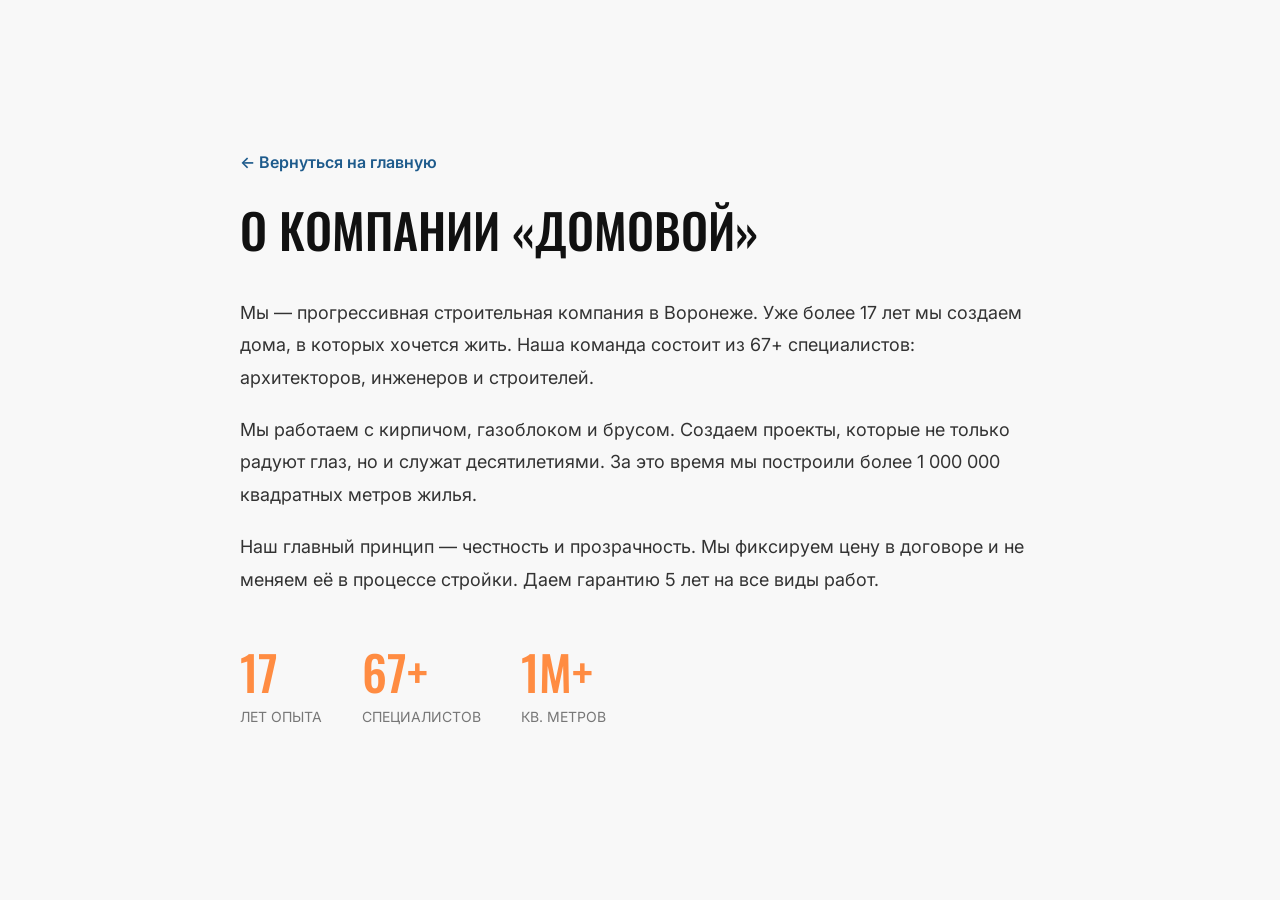
<file: about.html>
<!DOCTYPE html>
<html lang="ru">
<head>
    <meta charset="UTF-8">
    <meta name="viewport" content="width=device-width, initial-scale=1.0">
    <title>О компании — Домовой</title>
    <link rel="stylesheet" href="style.css">
    <link href="https://fonts.googleapis.com/css2?family=Inter:wght@300;400;500;600&family=Oswald:wght@400;500;600;700&display=swap" rel="stylesheet">
    <style>
        .page-content { padding: 150px 0 100px; max-width: 800px; margin: 0 auto; min-height: 100vh; }
        .back-link { display: inline-block; margin-bottom: 30px; color: var(--blue); text-decoration: none; font-weight: 600; }
        .back-link:hover { text-decoration: underline; }
        .page-content h1 { font-size: 48px; margin-bottom: 40px; text-transform: uppercase; }
        .page-content p { font-size: 18px; line-height: 1.8; margin-bottom: 20px; color: #333; }
        .stat-grid { display: flex; gap: 40px; margin-top: 50px; flex-wrap: wrap; }
        .stat-item h3 { font-size: 48px; color: var(--orange); margin-bottom: 5px; font-family: var(--font-head); }
        .stat-item p { font-size: 14px; color: var(--gray); text-transform: uppercase; }
    </style>
</head>
<body>
    <div class="container page-content">
        <a href="index.html" class="back-link">← Вернуться на главную</a>
        <h1>О компании «Домовой»</h1>
        <p>Мы — прогрессивная строительная компания в Воронеже. Уже более 17 лет мы создаем дома, в которых хочется жить. Наша команда состоит из 67+ специалистов: архитекторов, инженеров и строителей.</p>
        <p>Мы работаем с кирпичом, газоблоком и брусом. Создаем проекты, которые не только радуют глаз, но и служат десятилетиями. За это время мы построили более 1 000 000 квадратных метров жилья.</p>
        <p>Наш главный принцип — честность и прозрачность. Мы фиксируем цену в договоре и не меняем её в процессе стройки. Даем гарантию 5 лет на все виды работ.</p>
        <div class="stat-grid">
            <div class="stat-item"><h3>17</h3><p>Лет опыта</p></div>
            <div class="stat-item"><h3>67+</h3><p>Специалистов</p></div>
            <div class="stat-item"><h3>1М+</h3><p>Кв. метров</p></div>
        </div>
    </div>
</body>
</html>
</file>
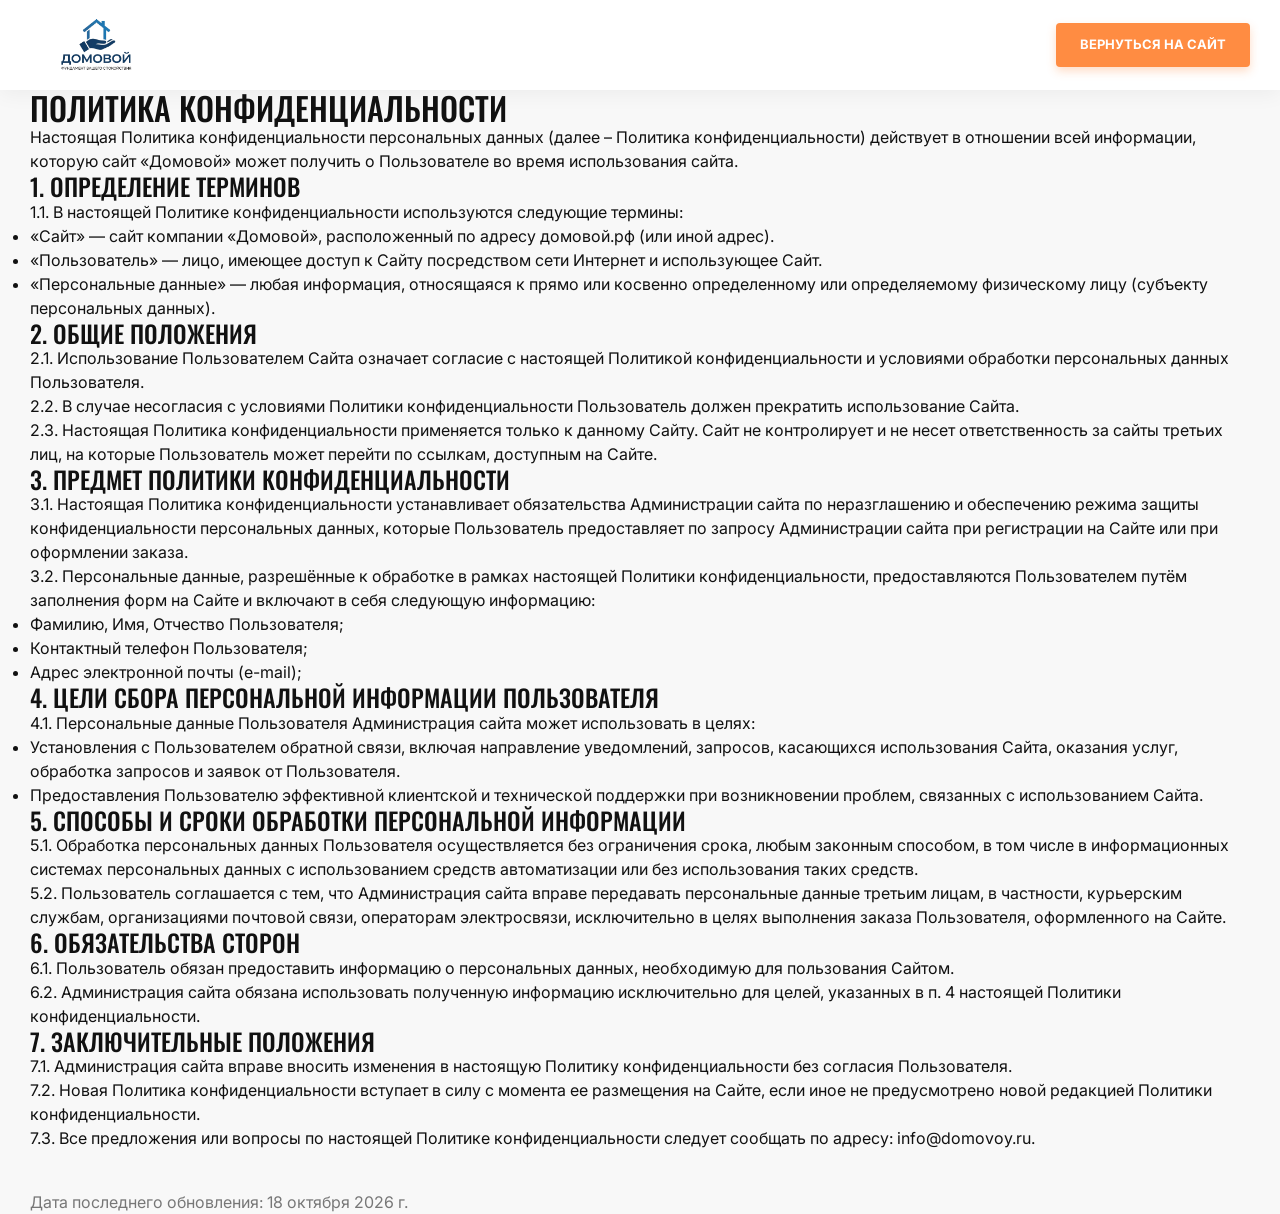
<file: privacy.html>
<!DOCTYPE html>
<html lang="ru">
<head>
    <meta charset="UTF-8">
    <meta name="viewport" content="width=device-width, initial-scale=1.0">
    <title>Политика конфиденциальности — Домовой</title>
    <link rel="stylesheet" href="style.css">
    <link href="https://fonts.googleapis.com/css2?family=Inter:wght@300;400;500;600&family=Oswald:wght@400;500;600;700&display=swap" rel="stylesheet">
</head>
<body class="privacy-page">

    <!-- Шапка (упрощенная) -->
    <header class="header" style="position: relative; background: var(--white);">
        <div class="container header-inner">
            <a href="index.html" class="logo">
                <img src="images/logo.png" alt="Домовой" class="logo-img">
            </a>
            <a href="index.html" class="btn-order" style="text-decoration: none;">Вернуться на сайт</a>
        </div>
    </header>

    <main class="container privacy-content">
        <h1>Политика конфиденциальности</h1>
        <p>Настоящая Политика конфиденциальности персональных данных (далее – Политика конфиденциальности) действует в отношении всей информации, которую сайт «Домовой» может получить о Пользователе во время использования сайта.</p>

        <h2>1. Определение терминов</h2>
        <p>1.1. В настоящей Политике конфиденциальности используются следующие термины:</p>
        <ul>
            <li>«Сайт» — сайт компании «Домовой», расположенный по адресу домовой.рф (или иной адрес).</li>
            <li>«Пользователь» — лицо, имеющее доступ к Сайту посредством сети Интернет и использующее Сайт.</li>
            <li>«Персональные данные» — любая информация, относящаяся к прямо или косвенно определенному или определяемому физическому лицу (субъекту персональных данных).</li>
        </ul>

        <h2>2. Общие положения</h2>
        <p>2.1. Использование Пользователем Сайта означает согласие с настоящей Политикой конфиденциальности и условиями обработки персональных данных Пользователя.</p>
        <p>2.2. В случае несогласия с условиями Политики конфиденциальности Пользователь должен прекратить использование Сайта.</p>
        <p>2.3. Настоящая Политика конфиденциальности применяется только к данному Сайту. Сайт не контролирует и не несет ответственность за сайты третьих лиц, на которые Пользователь может перейти по ссылкам, доступным на Сайте.</p>

        <h2>3. Предмет политики конфиденциальности</h2>
        <p>3.1. Настоящая Политика конфиденциальности устанавливает обязательства Администрации сайта по неразглашению и обеспечению режима защиты конфиденциальности персональных данных, которые Пользователь предоставляет по запросу Администрации сайта при регистрации на Сайте или при оформлении заказа.</p>
        <p>3.2. Персональные данные, разрешённые к обработке в рамках настоящей Политики конфиденциальности, предоставляются Пользователем путём заполнения форм на Сайте и включают в себя следующую информацию:</p>
        <ul>
            <li>Фамилию, Имя, Отчество Пользователя;</li>
            <li>Контактный телефон Пользователя;</li>
            <li>Адрес электронной почты (e-mail);</li>
        </ul>

        <h2>4. Цели сбора персональной информации пользователя</h2>
        <p>4.1. Персональные данные Пользователя Администрация сайта может использовать в целях:</p>
        <ul>
            <li>Установления с Пользователем обратной связи, включая направление уведомлений, запросов, касающихся использования Сайта, оказания услуг, обработка запросов и заявок от Пользователя.</li>
            <li>Предоставления Пользователю эффективной клиентской и технической поддержки при возникновении проблем, связанных с использованием Сайта.</li>
        </ul>

        <h2>5. Способы и сроки обработки персональной информации</h2>
        <p>5.1. Обработка персональных данных Пользователя осуществляется без ограничения срока, любым законным способом, в том числе в информационных системах персональных данных с использованием средств автоматизации или без использования таких средств.</p>
        <p>5.2. Пользователь соглашается с тем, что Администрация сайта вправе передавать персональные данные третьим лицам, в частности, курьерским службам, организациями почтовой связи, операторам электросвязи, исключительно в целях выполнения заказа Пользователя, оформленного на Сайте.</p>

        <h2>6. Обязательства сторон</h2>
        <p>6.1. Пользователь обязан предоставить информацию о персональных данных, необходимую для пользования Сайтом.</p>
        <p>6.2. Администрация сайта обязана использовать полученную информацию исключительно для целей, указанных в п. 4 настоящей Политики конфиденциальности.</p>

        <h2>7. Заключительные положения</h2>
        <p>7.1. Администрация сайта вправе вносить изменения в настоящую Политику конфиденциальности без согласия Пользователя.</p>
        <p>7.2. Новая Политика конфиденциальности вступает в силу с момента ее размещения на Сайте, если иное не предусмотрено новой редакцией Политики конфиденциальности.</p>
        <p>7.3. Все предложения или вопросы по настоящей Политике конфиденциальности следует сообщать по адресу: info@domovoy.ru.</p>

        <p style="margin-top: 40px; color: var(--gray);">Дата последнего обновления: 18 октября 2026 г.</p>
    </main>

</body>
</html>
</file>
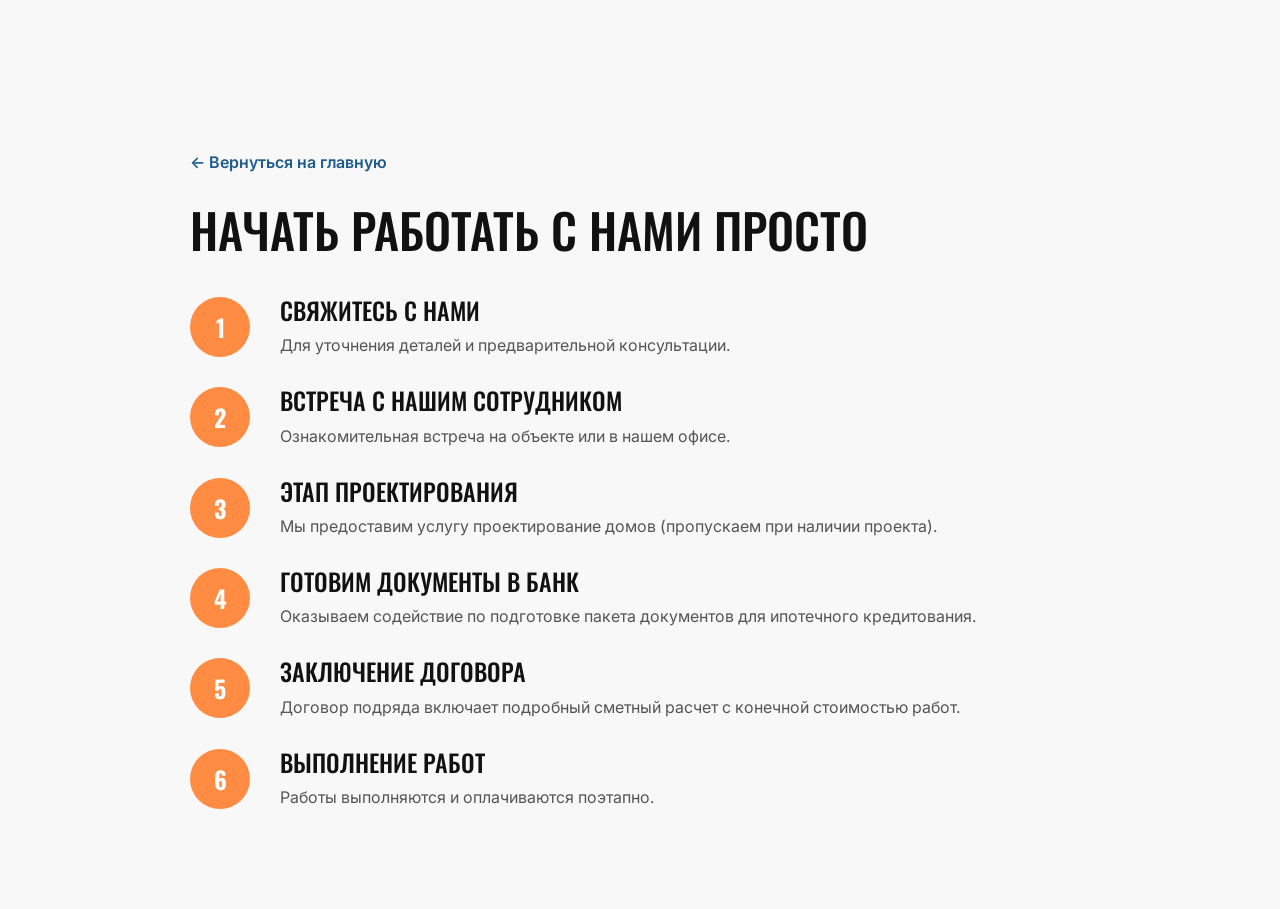
<file: process.html>
<!DOCTYPE html>
<html lang="ru">
<head>
    <meta charset="UTF-8">
    <meta name="viewport" content="width=device-width, initial-scale=1.0">
    <title>Этапы работы — Домовой</title>
    <link rel="stylesheet" href="style.css">
    <link href="https://fonts.googleapis.com/css2?family=Inter:wght@300;400;500;600&family=Oswald:wght@400;500;600;700&display=swap" rel="stylesheet">
    <style>
        .page-content { padding: 150px 0 100px; max-width: 900px; margin: 0 auto; min-height: 100vh; }
        .back-link { display: inline-block; margin-bottom: 30px; color: var(--blue); text-decoration: none; font-weight: 600; }
        .back-link:hover { text-decoration: underline; }
        .page-content h1 { font-size: 48px; margin-bottom: 40px; text-transform: uppercase; }
        .step-list { display: flex; flex-direction: column; gap: 30px; margin-top: 40px; }
        .step-item { display: flex; gap: 30px; align-items: flex-start; }
        .step-num { width: 60px; height: 60px; background: var(--orange); color: #fff; border-radius: 50%; display: flex; align-items: center; justify-content: center; font-size: 24px; font-weight: 700; flex-shrink: 0; font-family: var(--font-head); }
        .step-text h3 { font-size: 24px; margin-bottom: 10px; text-transform: uppercase; }
        .step-text p { font-size: 16px; color: #555; }
    </style>
</head>
<body>
    <div class="container page-content">
        <a href="index.html" class="back-link">← Вернуться на главную</a>
        <h1>Начать работать с нами просто</h1>
        <div class="step-list">
            <div class="step-item"><div class="step-num">1</div><div class="step-text"><h3>Свяжитесь с нами</h3><p>Для уточнения деталей и предварительной консультации.</p></div></div>
            <div class="step-item"><div class="step-num">2</div><div class="step-text"><h3>Встреча с нашим сотрудником</h3><p>Ознакомительная встреча на объекте или в нашем офисе.</p></div></div>
            <div class="step-item"><div class="step-num">3</div><div class="step-text"><h3>Этап проектирования</h3><p>Мы предоставим услугу проектирование домов (пропускаем при наличии проекта).</p></div></div>
            <div class="step-item"><div class="step-num">4</div><div class="step-text"><h3>Готовим документы в банк</h3><p>Оказываем содействие по подготовке пакета документов для ипотечного кредитования.</p></div></div>
            <div class="step-item"><div class="step-num">5</div><div class="step-text"><h3>Заключение договора</h3><p>Договор подряда включает подробный сметный расчет с конечной стоимостью работ.</p></div></div>
            <div class="step-item"><div class="step-num">6</div><div class="step-text"><h3>Выполнение работ</h3><p>Работы выполняются и оплачиваются поэтапно.</p></div></div>
        </div>
    </div>
</body>
</html>
</file>
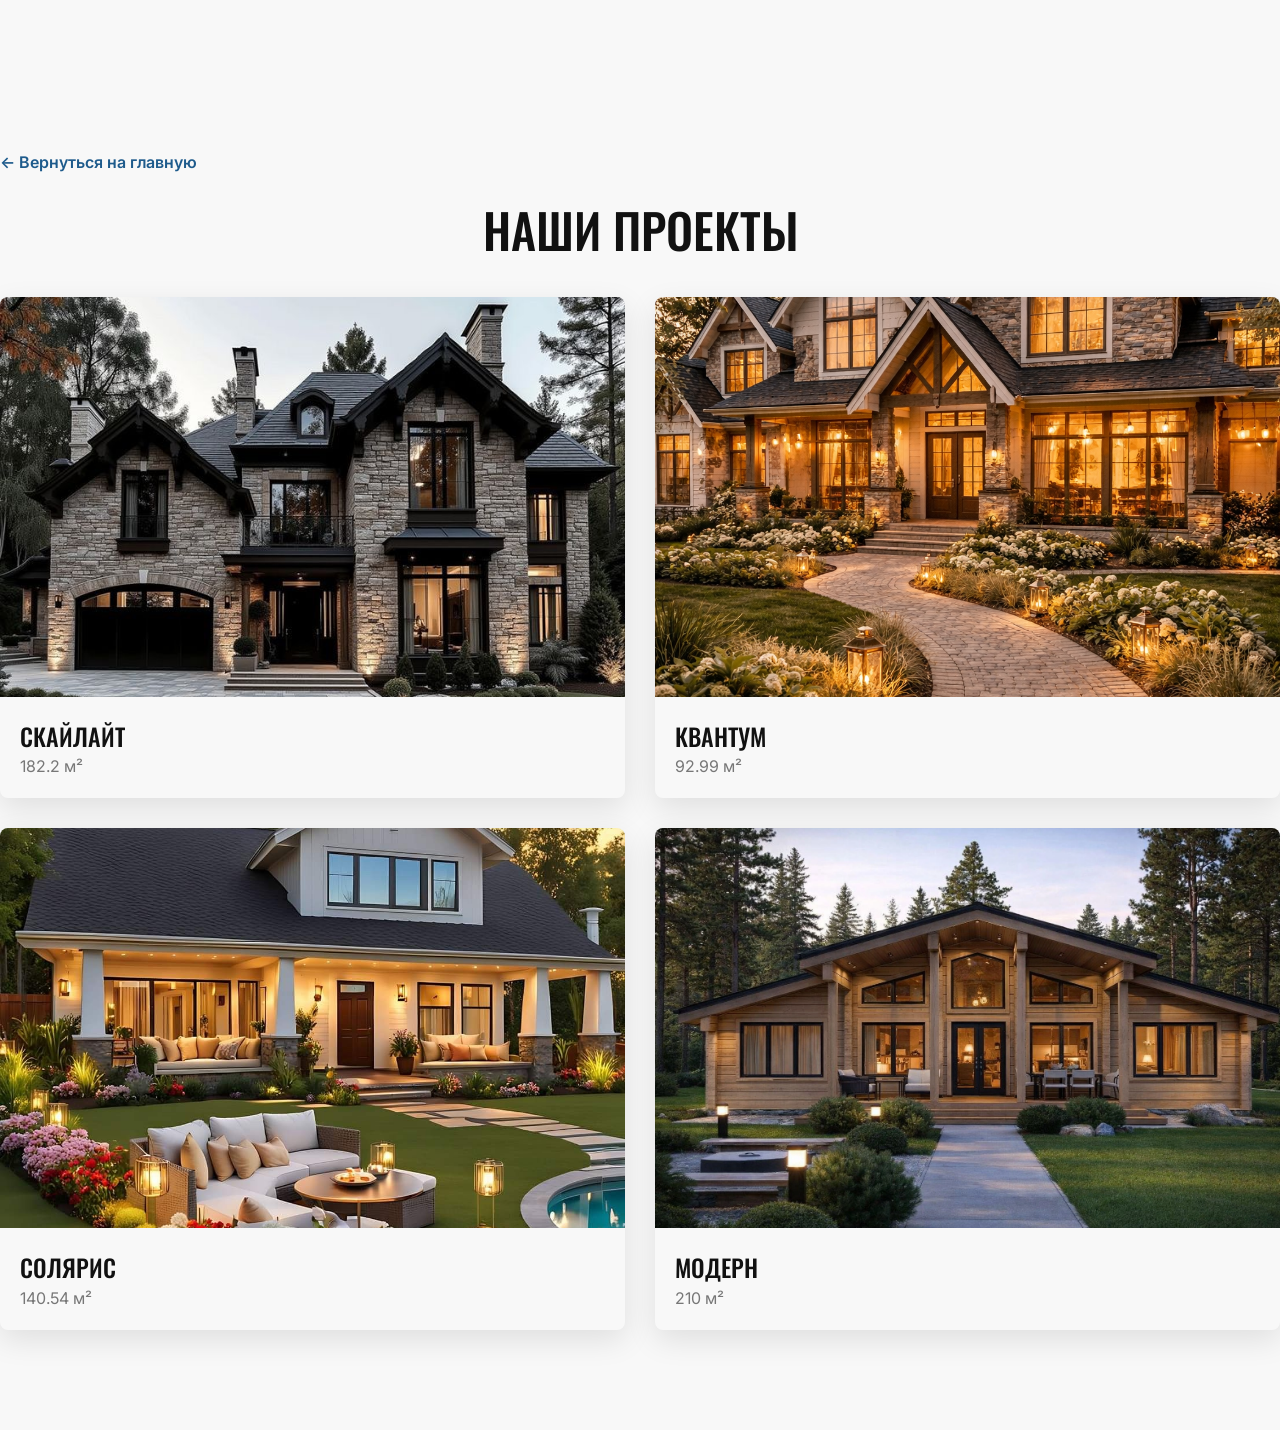
<file: projects.html>
<!DOCTYPE html>
<html lang="ru">
<head>
    <meta charset="UTF-8">
    <meta name="viewport" content="width=device-width, initial-scale=1.0">
    <title>Наши проекты — Домовой</title>
    <link rel="stylesheet" href="style.css">
    <link href="https://fonts.googleapis.com/css2?family=Inter:wght@300;400;500;600&family=Oswald:wght@400;500;600;700&display=swap" rel="stylesheet">
    <style>
        .page-content { padding: 150px 0 100px; min-height: 100vh; }
        .back-link { display: inline-block; margin-bottom: 30px; color: var(--blue); text-decoration: none; font-weight: 600; }
        .back-link:hover { text-decoration: underline; }
        .page-content h1 { font-size: 48px; margin-bottom: 40px; text-transform: uppercase; text-align: center; }
        .gallery-grid { display: grid; grid-template-columns: repeat(2, 1fr); gap: 30px; margin-top: 40px; }
        .project-card { text-decoration: none; color: inherit; display: block; border-radius: 8px; overflow: hidden; box-shadow: 0 10px 30px rgba(0,0,0,0.1); transition: transform 0.3s; }
        .project-card:hover { transform: translateY(-5px); }
        .project-card img { width: 100%; height: 400px; object-fit: cover; }
        .project-card h3 { padding: 20px 20px 5px; font-size: 24px; text-transform: uppercase; }
        .project-card p { padding: 0 20px 20px; color: var(--gray); }
        @media (max-width: 768px) { .gallery-grid { grid-template-columns: 1fr; } }
    </style>
</head>
<body>
    <div class="container page-content">
        <a href="index.html" class="back-link">← Вернуться на главную</a>
        <h1>Наши проекты</h1>
        <div class="gallery-grid">
            <a href="#" class="project-card"><img src="images/project1.jpg" alt="Скайлайт"><h3>Скайлайт</h3><p>182.2 м²</p></a>
            <a href="#" class="project-card"><img src="images/project2.jpg" alt="Квантум"><h3>Квантум</h3><p>92.99 м²</p></a>
            <a href="#" class="project-card"><img src="images/project3.jpg" alt="Солярис"><h3>Солярис</h3><p>140.54 м²</p></a>
            <a href="#" class="project-card"><img src="images/hero-house.jpg" alt="Модерн"><h3>Модерн</h3><p>210 м²</p></a>
        </div>
    </div>
</body>
</html>
</file>
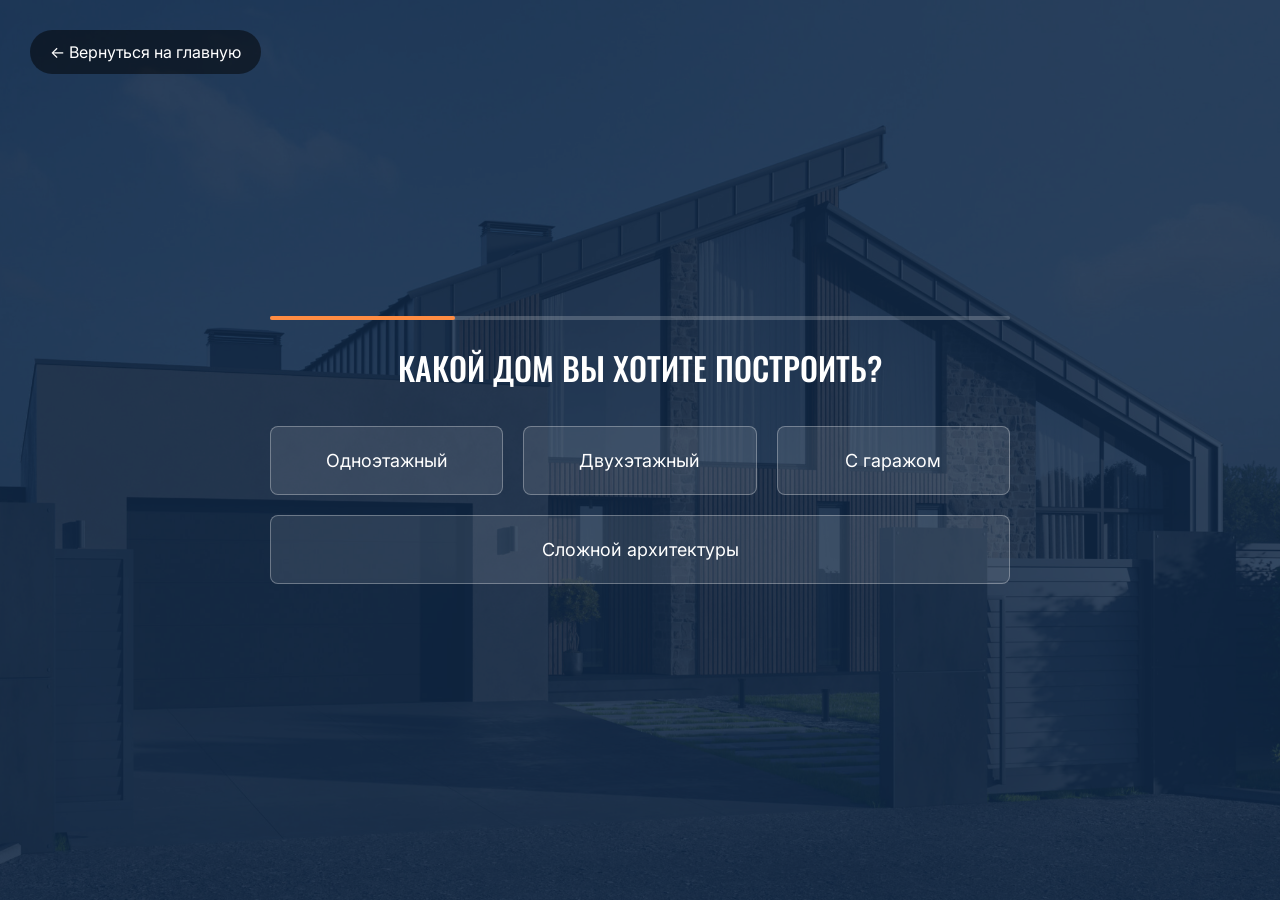
<file: quiz.html>
<!DOCTYPE html>
<html lang="ru">
<head>
    <meta charset="UTF-8">
    <meta name="viewport" content="width=device-width, initial-scale=1.0">
    <title>Опрос — Домовой</title>
    <link rel="stylesheet" href="style.css">
    <link href="https://fonts.googleapis.com/css2?family=Inter:wght@300;400;500;600&family=Oswald:wght@400;500;600;700&family=Playfair+Display:ital@1&display=swap" rel="stylesheet">
    <style>
        .quiz-page { min-height: 100vh; background: url('images/quiz-bg.jpg') center/cover fixed; position: relative; display: flex; align-items: center; padding: 100px 20px; }
        .quiz-overlay { position: absolute; inset: 0; background: rgba(17, 42, 72, 0.85); }
        .quiz-container { position: relative; z-index: 2; max-width: 800px; width: 100%; margin: 0 auto; color: #fff; }
        .back-link { position: absolute; top: 30px; left: 30px; z-index: 10; color: #fff; text-decoration: none; font-size: 16px; background: rgba(0,0,0,0.5); padding: 10px 20px; border-radius: 30px; transition: background 0.3s; }
        .back-link:hover { background: #000; }
        .quiz-step { display: none; }
        .quiz-step.active { display: block; animation: fadeIn 0.5s; }
        @keyframes fadeIn { from { opacity: 0; transform: translateY(10px); } to { opacity: 1; transform: translateY(0); } }
        .quiz-question { font-size: 32px; margin-bottom: 40px; text-align: center; font-family: var(--font-head); }
        .quiz-options { display: flex; gap: 20px; justify-content: center; flex-wrap: wrap; }
        .quiz-option { background: rgba(255,255,255,0.1); border: 1px solid rgba(255,255,255,0.3); padding: 20px 40px; border-radius: 8px; cursor: pointer; font-size: 18px; transition: 0.3s; color: #fff; text-align: center; flex: 1 1 200px; }
        .quiz-option:hover { background: var(--orange); border-color: var(--orange); }
        .progress { width: 100%; height: 4px; background: rgba(255,255,255,0.2); margin-bottom: 30px; border-radius: 2px; }
        .progress-fill { height: 100%; background: var(--orange); width: 25%; transition: width 0.3s; border-radius: 2px; }
    </style>
</head>
<body>
    <a href="index.html" class="back-link">← Вернуться на главную</a>
    <div class="quiz-page">
        <div class="quiz-overlay"></div>
        <div class="container quiz-container">
            <div class="progress"><div class="progress-fill" id="progressBar"></div></div>
            
            <form id="quizForm">
                <div class="quiz-step active" data-step="1">
                    <h3 class="quiz-question">Какой дом вы хотите построить?</h3>
                    <div class="quiz-options">
                        <div class="quiz-option" onclick="nextStep()">Одноэтажный</div>
                        <div class="quiz-option" onclick="nextStep()">Двухэтажный</div>
                        <div class="quiz-option" onclick="nextStep()">С гаражом</div>
                        <div class="quiz-option" onclick="nextStep()">Сложной архитектуры</div>
                    </div>
                </div>
                <div class="quiz-step" data-step="2">
                    <h3 class="quiz-question">Из какого материала планируете строиться?</h3>
                    <div class="quiz-options">
                        <div class="quiz-option" onclick="nextStep()">Кирпич</div>
                        <div class="quiz-option" onclick="nextStep()">Газоблок</div>
                        <div class="quiz-option" onclick="nextStep()">Брус / Дерево</div>
                        <div class="quiz-option" onclick="nextStep()">Каркас</div>
                    </div>
                </div>
                <div class="quiz-step" data-step="3">
                    <h3 class="quiz-question">На какую площадь планируете строительство?</h3>
                    <div class="quiz-options">
                        <div class="quiz-option" onclick="nextStep()">До 100 м²</div>
                        <div class="quiz-option" onclick="nextStep()">100 – 150 м²</div>
                        <div class="quiz-option" onclick="nextStep()">150 – 200 м²</div>
                        <div class="quiz-option" onclick="nextStep()">Более 200 м²</div>
                    </div>
                </div>
                <div class="quiz-step" data-step="4">
                    <h3 class="quiz-question">Спасибо! Оставьте контакты для расчета</h3>
                    <div class="quiz-options" style="flex-direction: column; max-width: 400px; margin: 0 auto;">
                        <input type="text" placeholder="Ваше имя" style="padding: 15px; border-radius: 8px; border: none; margin-bottom: 15px; font-size: 16px;">
                        <input type="tel" placeholder="Ваш телефон" style="padding: 15px; border-radius: 8px; border: none; margin-bottom: 15px; font-size: 16px;">
                        <button type="button" class="btn-submit-hero" style="margin-top: 10px;">Получить смету</button>
                    </div>
                </div>
            </form>
        </div>
    </div>
    <script>
        let currentStep = 1;
        const totalSteps = 4;
        function nextStep() {
            document.querySelectorAll('.quiz-step').forEach(el => el.classList.remove('active'));
            currentStep++;
            if (currentStep <= totalSteps) {
                document.querySelector(`.quiz-step[data-step="${currentStep}"]`).classList.add('active');
                document.getElementById('progressBar').style.width = `${(currentStep / totalSteps) * 100}%`;
            }
        }
    </script>
</body>
</html>
</file>
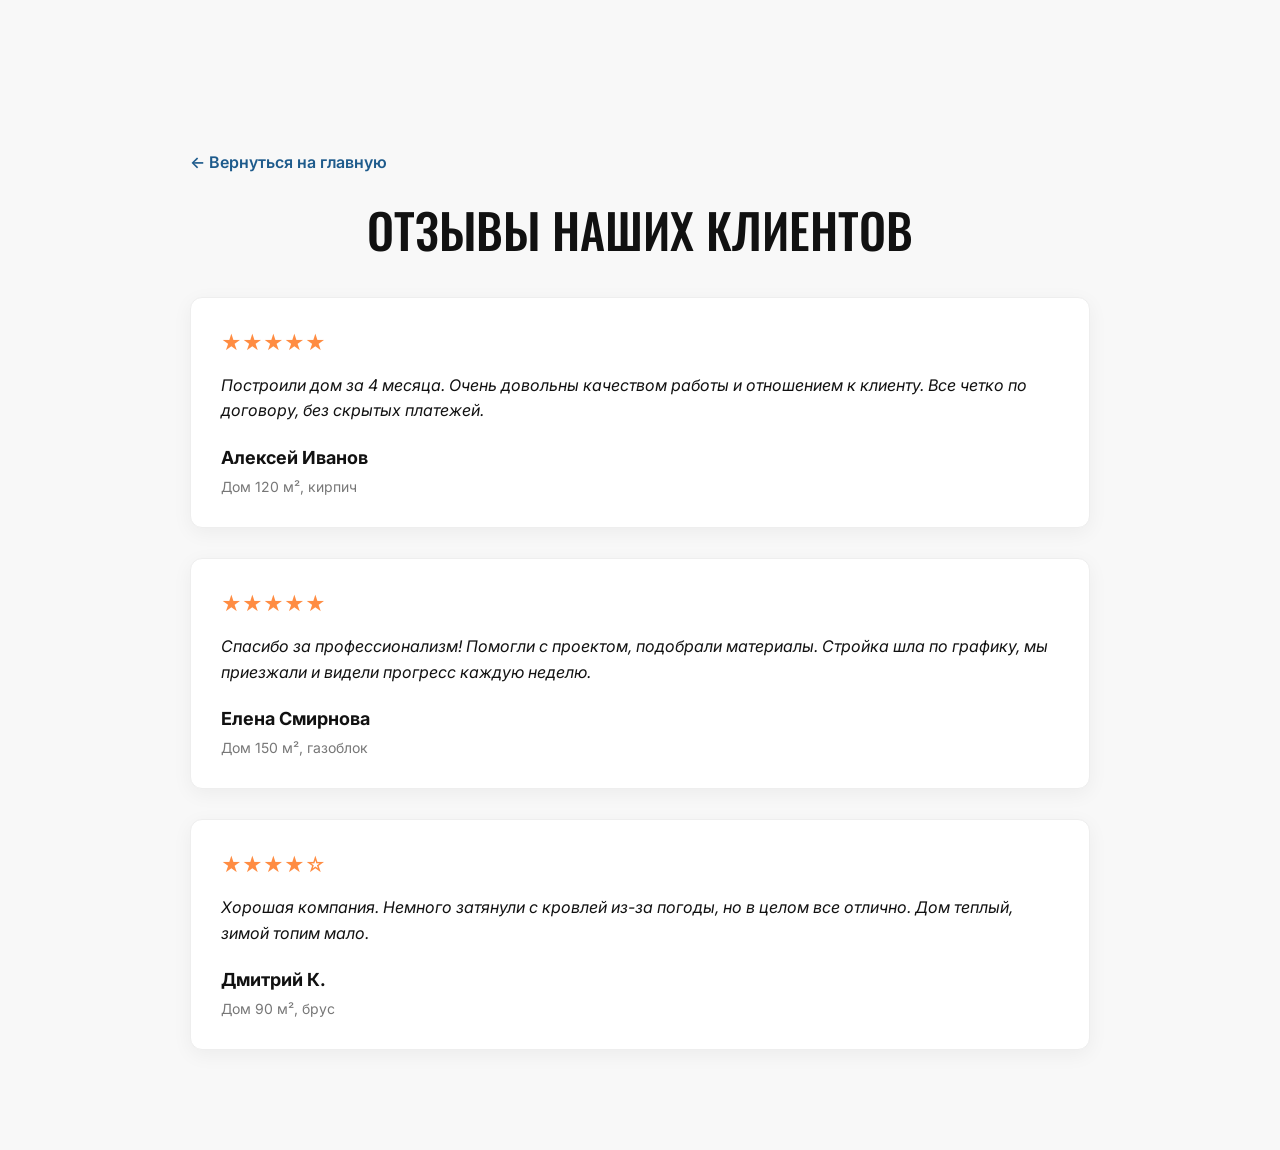
<file: reviews.html>
<!DOCTYPE html>
<html lang="ru">
<head>
    <meta charset="UTF-8">
    <meta name="viewport" content="width=device-width, initial-scale=1.0">
    <title>Отзывы — Домовой</title>
    <link rel="stylesheet" href="style.css">
    <link href="https://fonts.googleapis.com/css2?family=Inter:wght@300;400;500;600&family=Oswald:wght@400;500;600;700&display=swap" rel="stylesheet">
    <style>
        .page-content { padding: 150px 0 100px; max-width: 900px; margin: 0 auto; min-height: 100vh; }
        .back-link { display: inline-block; margin-bottom: 30px; color: var(--blue); text-decoration: none; font-weight: 600; }
        .back-link:hover { text-decoration: underline; }
        .page-content h1 { font-size: 48px; margin-bottom: 40px; text-transform: uppercase; text-align: center; }
        .review-list { display: flex; flex-direction: column; gap: 30px; margin-top: 40px; }
        .review-item { background: #fff; padding: 30px; border-radius: 12px; box-shadow: 0 5px 20px rgba(0,0,0,0.05); border: 1px solid #eee; }
        .review-stars { color: var(--orange); font-size: 20px; margin-bottom: 15px; }
        .review-text { font-size: 16px; font-style: italic; margin-bottom: 20px; line-height: 1.6; }
        .review-author { font-weight: 700; font-size: 18px; }
        .review-house { font-size: 14px; color: var(--gray); margin-top: 5px; }
    </style>
</head>
<body>
    <div class="container page-content">
        <a href="index.html" class="back-link">← Вернуться на главную</a>
        <h1>Отзывы наших клиентов</h1>
        <div class="review-list">
            <div class="review-item">
                <div class="review-stars">★★★★★</div>
                <p class="review-text">Построили дом за 4 месяца. Очень довольны качеством работы и отношением к клиенту. Все четко по договору, без скрытых платежей.</p>
                <div class="review-author">Алексей Иванов</div>
                <div class="review-house">Дом 120 м², кирпич</div>
            </div>
            <div class="review-item">
                <div class="review-stars">★★★★★</div>
                <p class="review-text">Спасибо за профессионализм! Помогли с проектом, подобрали материалы. Стройка шла по графику, мы приезжали и видели прогресс каждую неделю.</p>
                <div class="review-author">Елена Смирнова</div>
                <div class="review-house">Дом 150 м², газоблок</div>
            </div>
            <div class="review-item">
                <div class="review-stars">★★★★☆</div>
                <p class="review-text">Хорошая компания. Немного затянули с кровлей из-за погоды, но в целом все отлично. Дом теплый, зимой топим мало.</p>
                <div class="review-author">Дмитрий К.</div>
                <div class="review-house">Дом 90 м², брус</div>
            </div>
        </div>
    </div>
</body>
</html>
</file>
<file: style.css>
* { margin: 0; padding: 0; box-sizing: border-box; }

:root {
    --black: #111111;
    --white: #FFFFFF;
    --bg: #F8F8F8;
    --gray: #777777;
    --gray-light: #E5E5E5;
    --blue: #1E5B8C;
    --orange: #FF8C42;
    --orange-hover: #E5762E;
    --waha-gold: #C1A97A; 
    --font-head: 'Oswald', sans-serif;
    --font-body: 'Inter', sans-serif;
    --font-italic: 'Playfair Display', serif;
}

html, body { overflow-x: hidden; background: var(--bg); }
body { font-family: var(--font-body); color: var(--black); line-height: 1.5; font-weight: 400; }
body.modal-open { overflow: hidden; }
.container { max-width: 1300px; margin: 0 auto; padding: 0 30px; }
h1, h2, h3, h4 { font-family: var(--font-head); font-weight: 500; line-height: 1.1; text-transform: uppercase; }

/* ============ ШАПКА ============ */
.header { position: fixed; top: 0; left: 0; width: 100%; z-index: 100; height: 90px; background: var(--white); box-shadow: 0 4px 20px rgba(0,0,0,0.05); display: flex; align-items: center; }
.header-inner { display: flex; align-items: center; justify-content: space-between; height: 100%; gap: 20px; width: 100%; }

/* ЛОГОТИП */
.logo { display: flex; align-items: center; height: 100%; flex-shrink: 0; overflow: hidden; position: relative; }
.logo-img { height: 100px; width: auto; object-fit: contain; margin-top: -5px; margin-bottom: -5px; }

.nav { display: flex; gap: 25px; height: 100%; align-items: center; margin-left: 40px; }
.nav-link { color: var(--blue); text-decoration: none; font-size: 14px; font-weight: 600; text-transform: uppercase; letter-spacing: 0.5px; transition: color 0.3s; position: relative; height: 100%; display: flex; align-items: center; }
.nav-link::after { content: ''; position: absolute; bottom: 25px; left: 0; width: 0; height: 2px; background: var(--orange); transition: width 0.3s; }
.nav-link:hover { color: var(--orange); }
.nav-link:hover::after { width: 100%; }

.header-right { display: flex; align-items: center; gap: 25px; height: 100%; margin-left: auto; }
.header-phone { color: var(--blue); text-decoration: none; font-weight: 700; font-size: 16px; transition: color 0.3s; }
.header-phone:hover { color: var(--orange); }

.btn-order { background: var(--orange); color: var(--white); border: none; padding: 12px 24px; font-family: var(--font-body); font-size: 13px; font-weight: 700; text-transform: uppercase; cursor: pointer; border-radius: 4px; transition: all 0.3s; white-space: nowrap; box-shadow: 0 4px 10px rgba(255, 140, 66, 0.3); }
.btn-order:hover { background: var(--orange-hover); transform: translateY(-2px); }

.burger { display: none; flex-direction: column; justify-content: center; gap: 6px; width: 44px; height: 44px; background: transparent; border: none; cursor: pointer; z-index: 101; padding: 10px; }
.burger span { display: block; width: 100%; height: 2px; background: var(--blue); transition: all 0.3s; }
.burger.active span:nth-child(1) { transform: translateY(4px) rotate(45deg); }
.burger.active span:nth-child(2) { transform: translateY(-4px) rotate(-45deg); }

.mobile-menu { display: none; flex-direction: column; background: var(--white); width: 100%; max-height: 0; overflow: hidden; transition: max-height 0.4s ease; position: absolute; top: 100%; left: 0; border-top: 1px solid var(--gray-light); box-shadow: 0 10px 20px rgba(0,0,0,0.1); }
.mobile-menu.open { max-height: 500px; }
.mobile-menu a { color: var(--blue); text-decoration: none; padding: 15px 30px; font-size: 14px; font-weight: 600; border-bottom: 1px solid var(--gray-light); text-transform: uppercase; }
.mobile-menu .mobile-phone { color: var(--orange) !important; font-weight: 700 !important; font-size: 18px !important; border-bottom: none !important; }

/* ============ HERO ============ */
.hero { position: relative; height: 100vh; min-height: 700px; display: flex; align-items: center; overflow: hidden; background: var(--black); padding-top: 90px; }
.hero-bg { position: absolute; inset: 0; background-size: cover; background-position: center; z-index: 1; }
.hero-overlay { position: absolute; inset: 0; background: linear-gradient(90deg, rgba(17, 42, 72, 0.8) 0%, rgba(17, 42, 72, 0.5) 50%, rgba(17, 42, 72, 0.7) 100%); z-index: 2; }
.hero-content-wrapper { position: relative; z-index: 3; width: 100%; display: flex; justify-content: space-between; align-items: center; gap: 60px; }
.hero-left { flex: 1; display: flex; flex-direction: column; align-items: flex-start; }
.hero-big-logo { width: 100%; max-width: 500px; height: auto; object-fit: contain; filter: drop-shadow(0 10px 20px rgba(0,0,0,0.5)) brightness(0) invert(1); }
.hero-right { width: 380px; flex-shrink: 0; }
.hero-form-card { background: rgba(255, 255, 255, 0.1); backdrop-filter: blur(20px); -webkit-backdrop-filter: blur(20px); border: 1px solid rgba(255, 255, 255, 0.2); padding: 30px 25px; border-radius: 12px; color: var(--white); box-shadow: 0 20px 50px rgba(0,0,0,0.3); }
.hero-form-card h3 { font-size: 24px; margin-bottom: 8px; color: var(--white); text-align: center; }
.hero-form-card p { font-size: 13px; color: rgba(255, 255, 255, 0.8); text-align: center; margin-bottom: 20px; line-height: 1.4; }
.hero-form input { width: 100%; padding: 12px 16px; margin-bottom: 12px; border: 1px solid rgba(255, 255, 255, 0.3); background: rgba(255, 255, 255, 0.1); border-radius: 6px; font-family: var(--font-body); font-size: 14px; color: var(--white); outline: none; transition: all 0.3s; }
.hero-form input::placeholder { color: rgba(255, 255, 255, 0.6); }
.hero-form input:focus { border-color: var(--white); background: rgba(255, 255, 255, 0.2); }
.btn-submit-hero { width: 100%; padding: 14px; background: var(--orange); color: var(--white); border: none; border-radius: 6px; font-family: var(--font-body); font-size: 14px; font-weight: 700; text-transform: uppercase; cursor: pointer; transition: all 0.3s; margin-bottom: 12px; box-shadow: 0 4px 12px rgba(255, 140, 66, 0.4); }
.btn-submit-hero:hover { background: var(--orange-hover); transform: translateY(-2px); box-shadow: 0 6px 15px rgba(255, 140, 66, 0.5); }

/* ============ БЛОКИ С КНОПКОЙ ============ */
.action-block { 
    padding: 100px 0; 
    display: flex; 
    align-items: center; 
    min-height: 60vh; 
    background-size: cover; 
    background-position: center; 
    position: relative; 
    color: var(--white); /* БЕЛЫЙ ТЕКСТ ПО УМОЛЧАНИЮ */
}
.bg-dark { background-color: #1a2530; color: var(--white); }
.bg-white { background-color: var(--white); color: var(--black); }

#quiz { background-image: url('images/quiz-bg.jpg'); }
#quiz .action-overlay { position: absolute; inset: 0; background: rgba(17, 42, 72, 0.85); z-index: 1; }
#quiz .action-container { position: relative; z-index: 2; }

#about { background-image: url('images/about-bg.jpg'); }
#about .action-overlay { position: absolute; inset: 0; background: rgba(255, 255, 255, 0.95); z-index: 1; }
#about .action-container { position: relative; z-index: 2; color: var(--black); /* ЧЕРНЫЙ ТЕКСТ ДЛЯ СВЕТЛОГО БЛОКА */ }

#process { background-image: url('images/process-bg.jpg'); }
#process .action-overlay { position: absolute; inset: 0; background: rgba(17, 42, 72, 0.85); z-index: 1; }
#process .action-container { position: relative; z-index: 2; }

#projects { background-image: url('images/projects-bg.jpg'); }
#projects .action-overlay { position: absolute; inset: 0; background: rgba(255, 255, 255, 0.95); z-index: 1; }
#projects .action-container { position: relative; z-index: 2; color: var(--black); /* ЧЕРНЫЙ ТЕКСТ ДЛЯ СВЕТЛОГО БЛОКА */ }

#reviews { background-image: url('images/reviews-bg.jpg'); }
#reviews .action-overlay { position: absolute; inset: 0; background: rgba(17, 42, 72, 0.9); z-index: 1; }
#reviews .action-container { position: relative; z-index: 2; }

.action-container { display: flex; justify-content: space-between; align-items: center; gap: 60px; width: 100%; }
.action-left { flex: 1; max-width: 600px; }
.action-title { font-size: 56px; line-height: 1.1; margin-bottom: 20px; }
.italic-gold { color: var(--waha-gold); font-style: italic; font-family: var(--font-italic); text-transform: lowercase; font-weight: 400; }
.action-subtitle { font-size: 16px; color: rgba(255, 255, 255, 0.7); line-height: 1.6; max-width: 450px; }
.section-label { display: block; font-size: 12px; font-weight: 600; text-transform: uppercase; letter-spacing: 2px; color: var(--orange); margin-bottom: 15px; }
.text-dark { color: var(--black); }

.action-right { flex-shrink: 0; display: flex; justify-content: center; align-items: center; }
.arrow-btn-wrapper { display: flex; flex-direction: column; align-items: center; gap: 10px; }
.arrow-text { font-size: 14px; text-transform: uppercase; letter-spacing: 1px; color: rgba(255, 255, 255, 0.7); }
.arrow-text.text-dark { color: var(--gray); }
.arrow-btn { width: 80px; height: 80px; border-radius: 50%; border: 2px solid var(--waha-gold); color: var(--waha-gold); display: flex; align-items: center; justify-content: center; font-size: 32px; text-decoration: none; transition: all 0.3s; }
.arrow-btn:hover { background: var(--waha-gold); color: var(--black); transform: scale(1.1); }
.arrow-btn.border-dark { border-color: var(--blue); color: var(--blue); }
.arrow-btn.border-dark:hover { background: var(--blue); color: var(--white); }

/* ============ ПОДВАЛ ============ */
.footer { background: var(--black); color: var(--white); padding: 80px 0 40px; }
.footer-grid { display: flex; justify-content: space-between; align-items: flex-start; }
.footer-brand p { color: #888; margin-top: 20px; font-size: 14px; }
.privacy-link { display: inline-block; color: #888; font-size: 12px; margin-top: 10px; text-decoration: underline; transition: color 0.3s; }
.privacy-link:hover { color: var(--white); }

.footer-developer { margin-top: 20px; padding-top: 20px; border-top: 1px solid rgba(255, 255, 255, 0.1); }
.footer-developer p { color: #888; font-size: 14px; margin-bottom: 10px; }
.footer-developer strong { color: var(--white); }
.tg-link { display: inline-flex; align-items: center; gap: 8px; color: var(--orange); text-decoration: none; font-weight: 600; transition: opacity 0.3s; }
.tg-link:hover { opacity: 0.8; }
.tg-link svg { width: 20px; height: 20px; }

.footer-contacts { display: flex; flex-direction: column; gap: 10px; text-align: right; }
.footer-phone { font-family: var(--font-head); font-size: 24px; color: var(--white); text-decoration: none; }
.footer-contacts a { color: var(--white); text-decoration: none; font-size: 16px; }
.footer-contacts p { color: #888; font-size: 14px; margin-top: 10px; }

/* ============ МОДАЛЬНОЕ ОКНО ============ */
.modal-overlay { position: fixed; inset: 0; background: rgba(0, 0, 0, 0.8); z-index: 1000; display: flex; align-items: center; justify-content: center; opacity: 0; visibility: hidden; transition: all 0.3s; padding: 20px; }
.modal-overlay.active { opacity: 1; visibility: visible; }
.modal-content { background: var(--white); padding: 50px 40px 40px; width: 100%; max-width: 450px; position: relative; transform: translateY(20px); transition: transform 0.3s; border-radius: 8px; }
.modal-overlay.active .modal-content { transform: translateY(0); }
.modal-close { position: absolute; top: 20px; right: 20px; background: transparent; border: none; font-size: 30px; cursor: pointer; color: var(--gray); }
.modal-header { text-align: center; margin-bottom: 30px; }
.modal-header h3 { font-size: 28px; margin-bottom: 10px; }
.modal-header p { font-size: 14px; color: var(--gray); }
.modal-form input { width: 100%; padding: 18px; margin-bottom: 15px; border: 1px solid var(--gray-light); background: var(--bg); font-family: var(--font-body); font-size: 16px; outline: none; border-radius: 6px; }
.modal-form input:focus { border-color: var(--blue); background: var(--white); }
.modal-form .btn-submit { width: 100%; padding: 18px; background: var(--blue); color: var(--white); border: none; font-weight: 600; text-transform: uppercase; cursor: pointer; margin-bottom: 15px; transition: background 0.3s; border-radius: 6px; }
.modal-form .btn-submit:hover { background: #15456B; }

/* ============ АДАПТИВ ============ */
@media (max-width: 1200px) {
    .nav { display: none; }
    .burger { display: flex; }
    .mobile-menu { display: flex; }
    .header-right { margin-left: 0; }
    .logo { margin-right: auto; } 
}

@media (max-width: 1024px) {
    .hero-content-wrapper { flex-direction: column; justify-content: center; text-align: center; padding-top: 50px; padding-bottom: 50px;}
    .hero-left { align-items: center; }
    .hero-big-logo { max-width: 400px; }
    .hero-right { width: 100%; max-width: 400px; margin: 0 auto; }
    .action-container { flex-direction: column; text-align: center; gap: 40px; }
    .action-title { font-size: 40px; }
    .action-subtitle { margin: 0 auto; }
}

@media (max-width: 768px) {
    .header { height: 80px; } 
    
    .logo-img { height: 80px; margin-top: -10px; margin-bottom: -10px; }
    
    .header-phone { display: none; }
    .btn-order { display: block; padding: 8px 12px; font-size: 10px; letter-spacing: 0; }
    
    .hero { padding-top: 80px; }
    .hero-big-logo { max-width: 280px; }
    .hero-form-card { padding: 25px 20px; }
    .hero-form-card h3 { font-size: 22px; }
    
    .action-title { font-size: 32px; }
    
    /* === ИСПРАВЛЕНИЕ ПОДВАЛА НА МОБИЛЬНЫХ === */
    .footer-grid { 
        flex-direction: column; 
        gap: 40px; 
        text-align: center; 
        align-items: center; 
    }
    .footer-brand { 
        display: flex; 
        flex-direction: column; 
        align-items: center; 
    }
    .footer-contacts { 
        text-align: center; 
    }
    .footer-developer { 
        display: flex; 
        flex-direction: column; 
        align-items: center; 
    }
}
</file>
